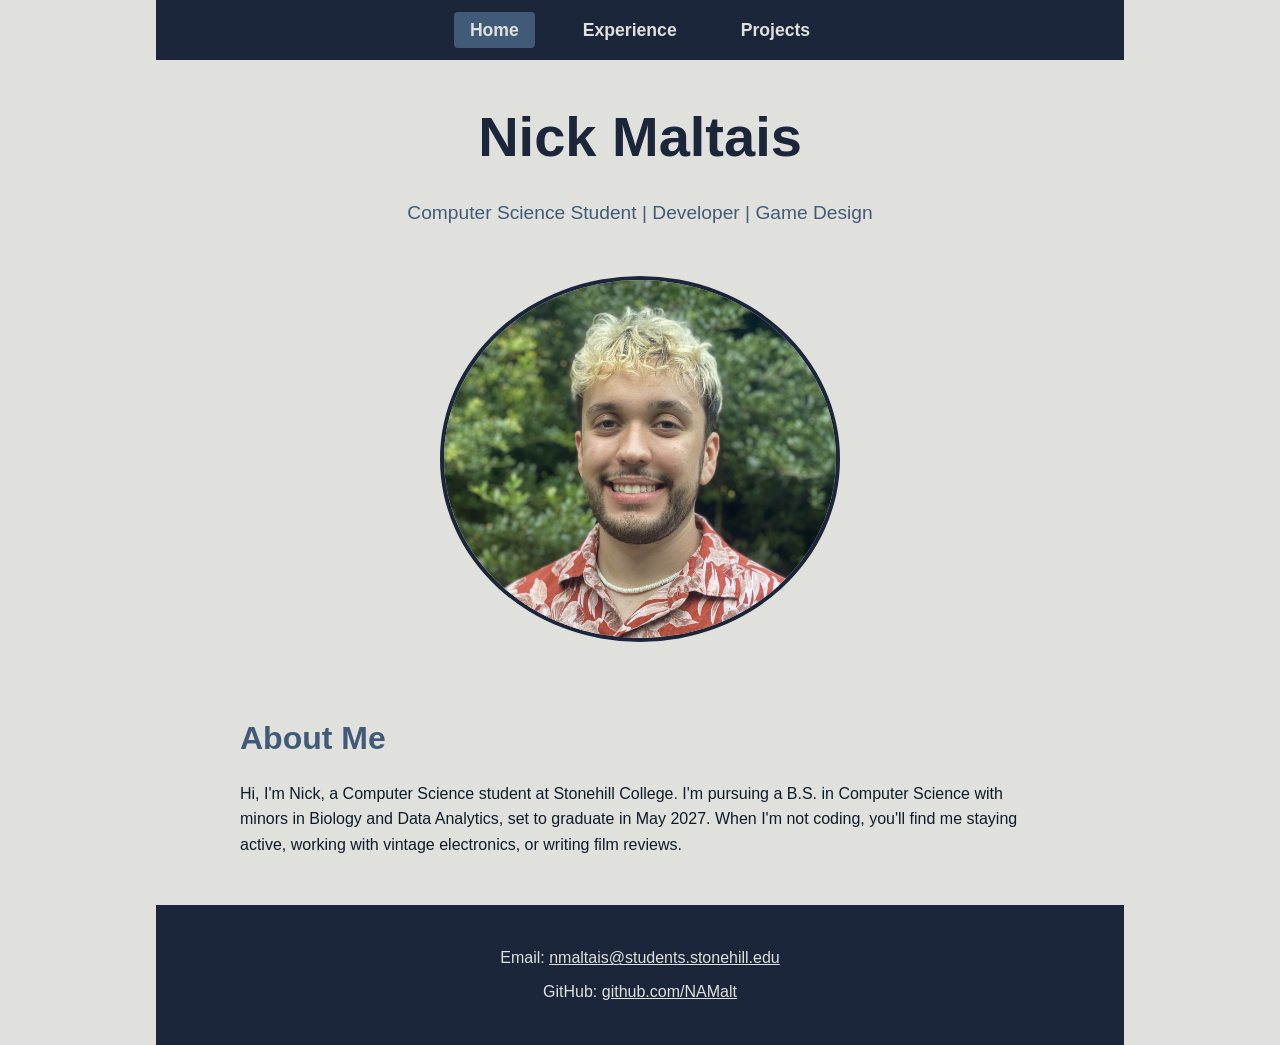
<file: index.html>
<!DOCTYPE html>
<html lang="en">
    <head>
        <meta charset="utf-8" />
        <meta name="description" content="Nick Maltais - Computer Science student at Stonehill College. Learn about my background, projects, and interests." />
        <meta name="viewport" content="width=device-width, initial-scale=1.0" />
        <title>Nick Maltais - Home</title>
        <link href="styles.css" rel="stylesheet" />
    </head>
    <body>
        <div class="wrapper">
            <header>
                <nav>
                    <ul>
                        <li><a href="index.html" class="active">Home</a></li>
                        <li><a href="experience.html">Experience</a></li>
                        <li><a href="projects.html">Projects</a></li>
                    </ul>
                </nav>
            </header>
            
            <main>
                <section class="hero">
                    <h1>Nick Maltais</h1>
                    <p class="tagline">Computer Science Student | Developer | Game Design</p>
                    <img src="images/Profile_0825.jpg" alt="Nick smiling, wearing a very awesome Hawaiian shirt" class="profile-img" />
                </section>

                <section class="about">
                    <h2>About Me</h2>
                    <p>
                        Hi, I'm Nick, a Computer Science student at Stonehill College. I'm pursuing
                        a B.S. in Computer Science with minors in Biology and Data Analytics,
                        set to graduate in May 2027. When I'm not coding, you'll find me staying active, 
                        working with vintage electronics, or writing film reviews.
                    </p>
                </section>

                
            </main>
            
            <footer>
                <p>Email: <a href="mailto:nmaltais@students.stonehill.edu">nmaltais@students.stonehill.edu</a></p>
                <p>GitHub: <a href="https://github.com/NAMalt">github.com/NAMalt</a></p>
            </footer>
        </div>
    </body>
</html>
</file>
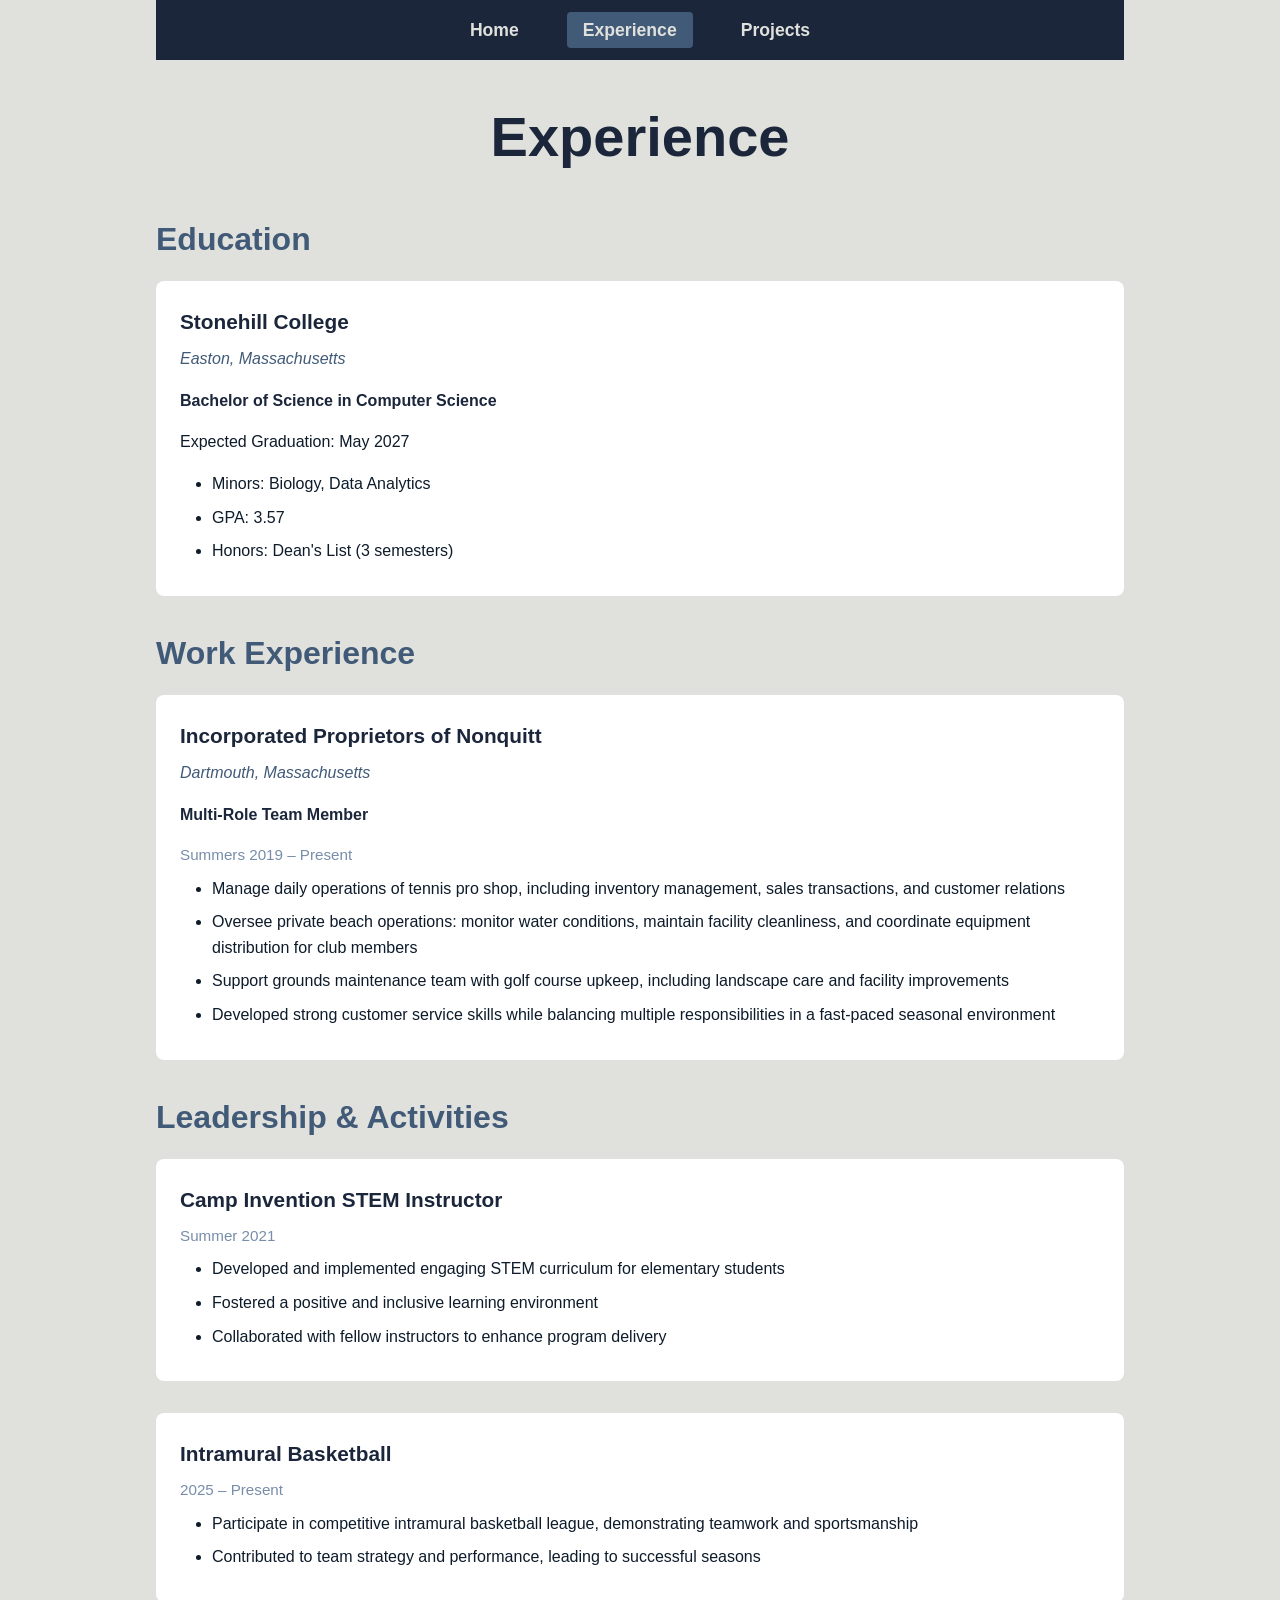
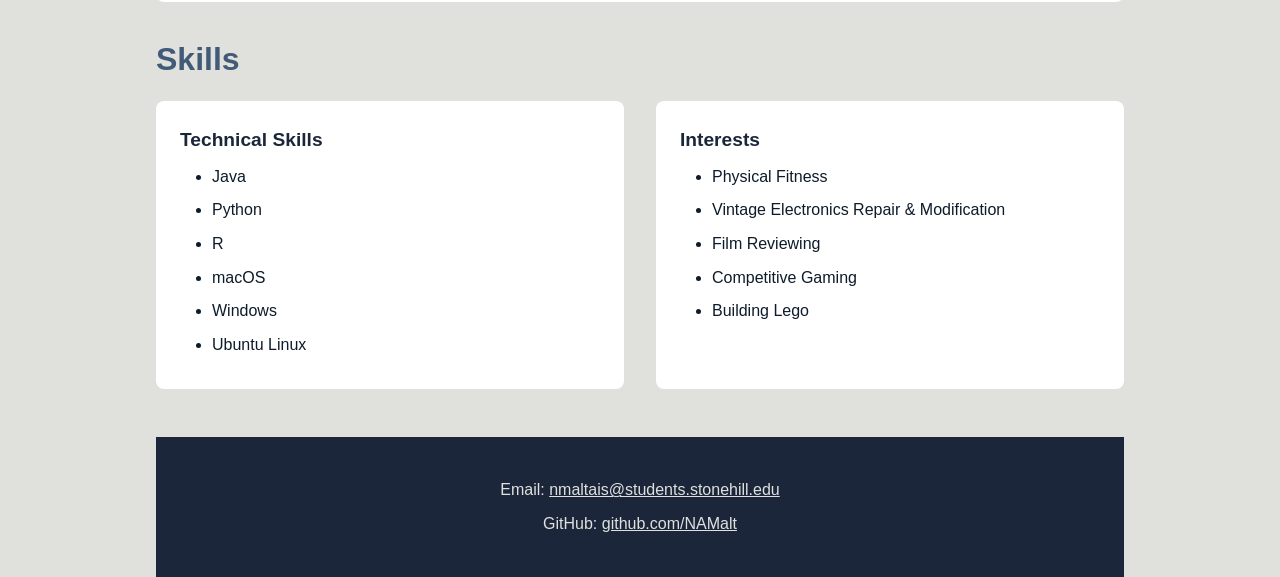
<file: experience.html>
<!DOCTYPE html>
<html lang="en">
    <head>
        <meta charset="utf-8" />
        <meta name="description" content="Nick Maltais - Education, work experience, leadership activities, and technical skills in computer science and software development." />
        <meta name="viewport" content="width=device-width, initial-scale=1.0" />
        <title>Nick Maltais - Experience</title>
        <link href="styles.css" rel="stylesheet" />
    </head>
    <body>
        <div class="wrapper">
            <header>
                <nav>
                    <ul>
                        <li><a href="index.html">Home</a></li>
                        <li><a href="experience.html" class="active">Experience</a></li>
                        <li><a href="projects.html">Projects</a></li>
                    </ul>
                </nav>
            </header>
            
            <main>
                <h1>Experience</h1>
                
                <section class="education">
                    <h2>Education</h2>
                    <div class="experience-item">
                        <h3>Stonehill College</h3>
                        <p class="location">Easton, Massachusetts</p>
                        <p class="degree">Bachelor of Science in Computer Science</p>
                        <p>Expected Graduation: May 2027</p>
                        <ul>
                            <li>Minors: Biology, Data Analytics</li>
                            <li>GPA: 3.57</li>
                            <li>Honors: Dean's List (3 semesters)</li>
                        </ul>
                    </div>
                </section>

                <section class="work">
                    <h2>Work Experience</h2>
                    <div class="experience-item">
                        <h3>Incorporated Proprietors of Nonquitt</h3>
                        <p class="location">Dartmouth, Massachusetts</p>
                        <p class="job-title">Multi-Role Team Member</p>
                        <p class="date">Summers 2019 – Present</p>
                        <ul>
                            <li>Manage daily operations of tennis pro shop, including inventory management, sales transactions, and customer relations</li>
                            <li>Oversee private beach operations: monitor water conditions, maintain facility cleanliness, and coordinate equipment distribution for club members</li>
                            <li>Support grounds maintenance team with golf course upkeep, including landscape care and facility improvements</li>
                            <li>Developed strong customer service skills while balancing multiple responsibilities in a fast-paced seasonal environment</li>
                        </ul>
                    </div>
                </section>
    
                <section class="leadership">
                    <h2>Leadership &amp; Activities</h2>
                    
                    <div class="experience-item">
                        <h3>Camp Invention STEM Instructor</h3>
                        <p class="date">Summer 2021</p>
                        <ul>
                            <li>Developed and implemented engaging STEM curriculum for elementary students</li>
                            <li>Fostered a positive and inclusive learning environment</li>
                            <li>Collaborated with fellow instructors to enhance program delivery</li>
                        </ul>
                    </div>
                    
                    <div class="experience-item">
                        <h3>Intramural Basketball</h3>
                        <p class="date">2025 – Present</p>
                        <ul>
                            <li>Participate in competitive intramural basketball league, demonstrating teamwork and sportsmanship</li>
                            <li>Contributed to team strategy and performance, leading to successful seasons</li>
                        </ul>
                    </div>
                </section>

                <section class="skills">
                    <h2>Skills</h2>
                    <div class="skills-container">
                        <div class="skill-category">
                            <h3>Technical Skills</h3>
                            <p>
                                <ul>
                                    <li>Java</li>
                                    <li>Python</li>
                                    <li>R</li>
                                    <li>macOS</li>
                                    <li>Windows</li>
                                    <li>Ubuntu Linux</li>
                                </ul>
                            </p>
                        </div>
                        <div class="skill-category">
                            <h3>Interests</h3>
                            <p>
                                <ul>
                                    <li>Physical Fitness</li>
                                    <li>Vintage Electronics Repair &amp; Modification</li>
                                    <li>Film Reviewing</li>
                                    <li>Competitive Gaming</li>
                                    <li>Building Lego</li>
                                </ul>
                            </p>
                        </div>
                    </div>
                </section>
            </main>
            
            <footer>
                <p>Email: <a href="mailto:nmaltais@students.stonehill.edu">nmaltais@students.stonehill.edu</a></p> 
                <p>GitHub: <a href="https://github.com/NAMalt">github.com/NAMalt</a></p>
            </footer>
        </div>
    </body>
</html>
</file>
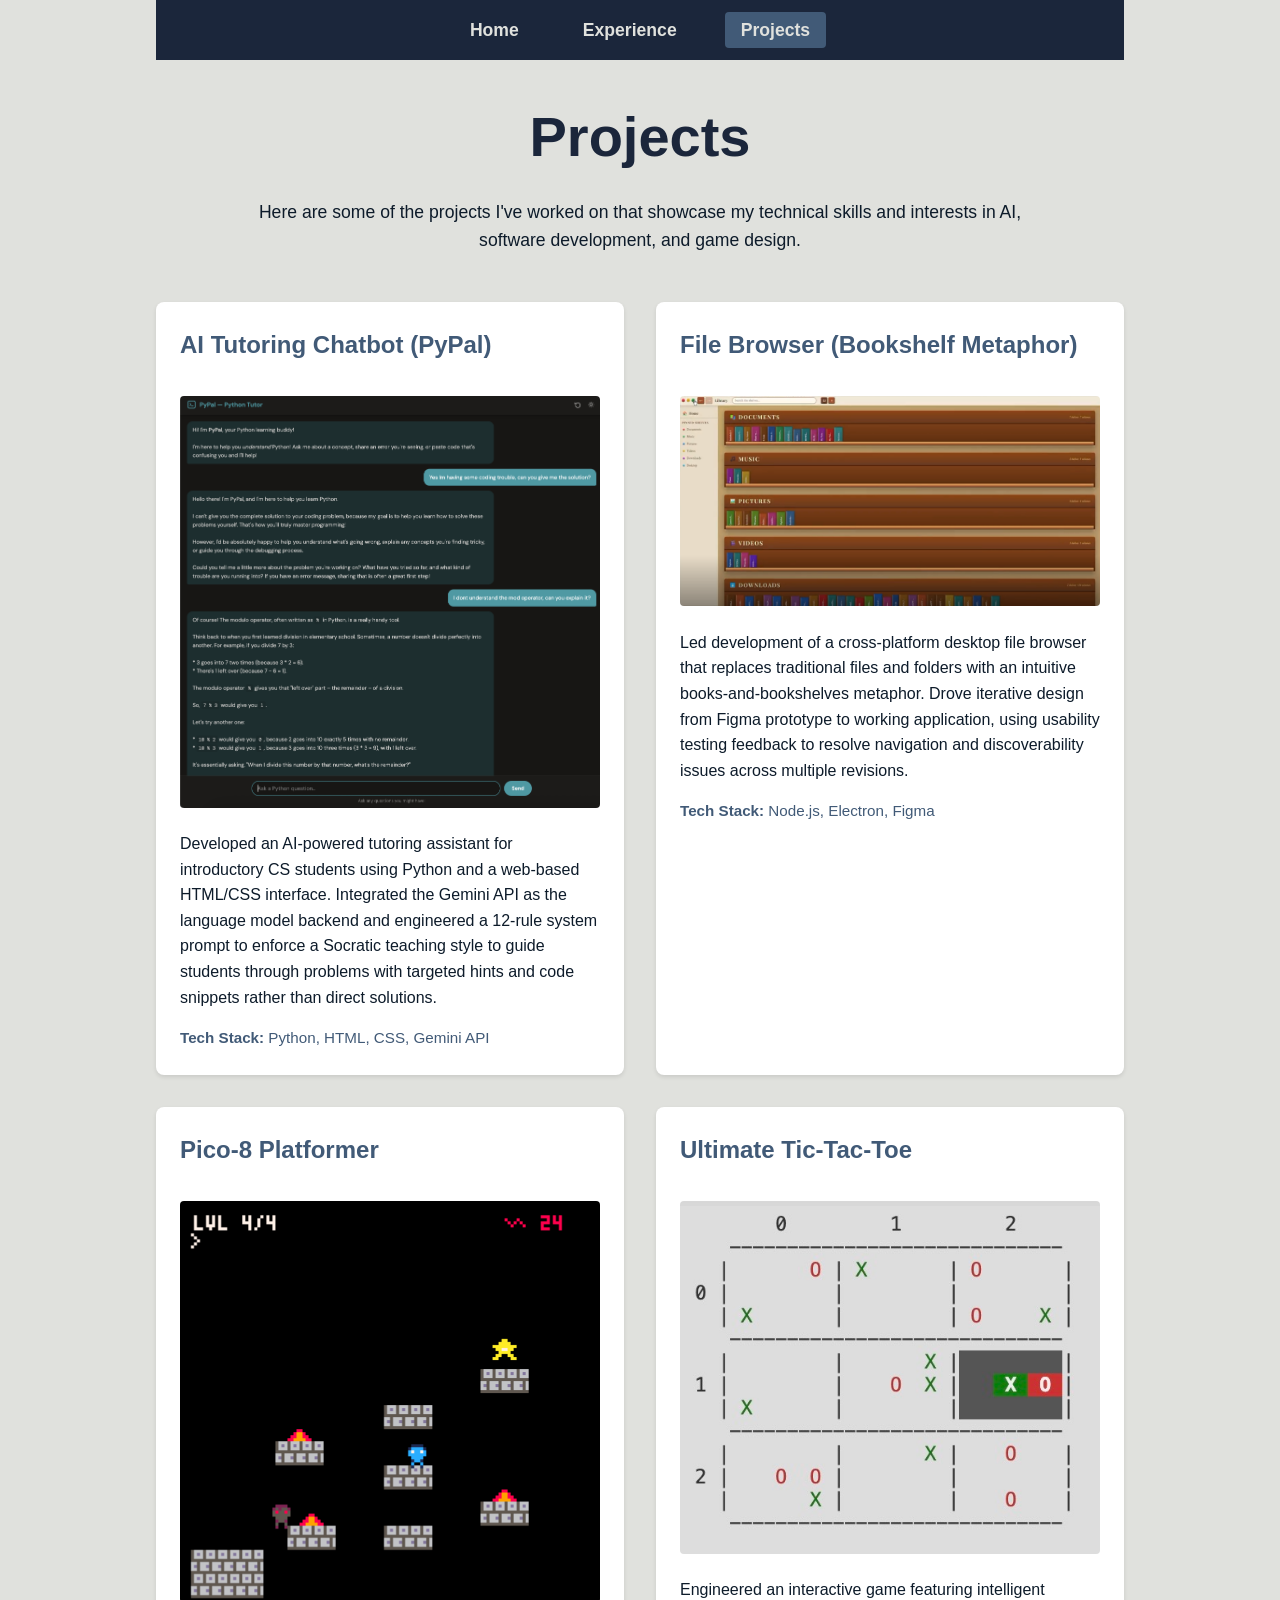
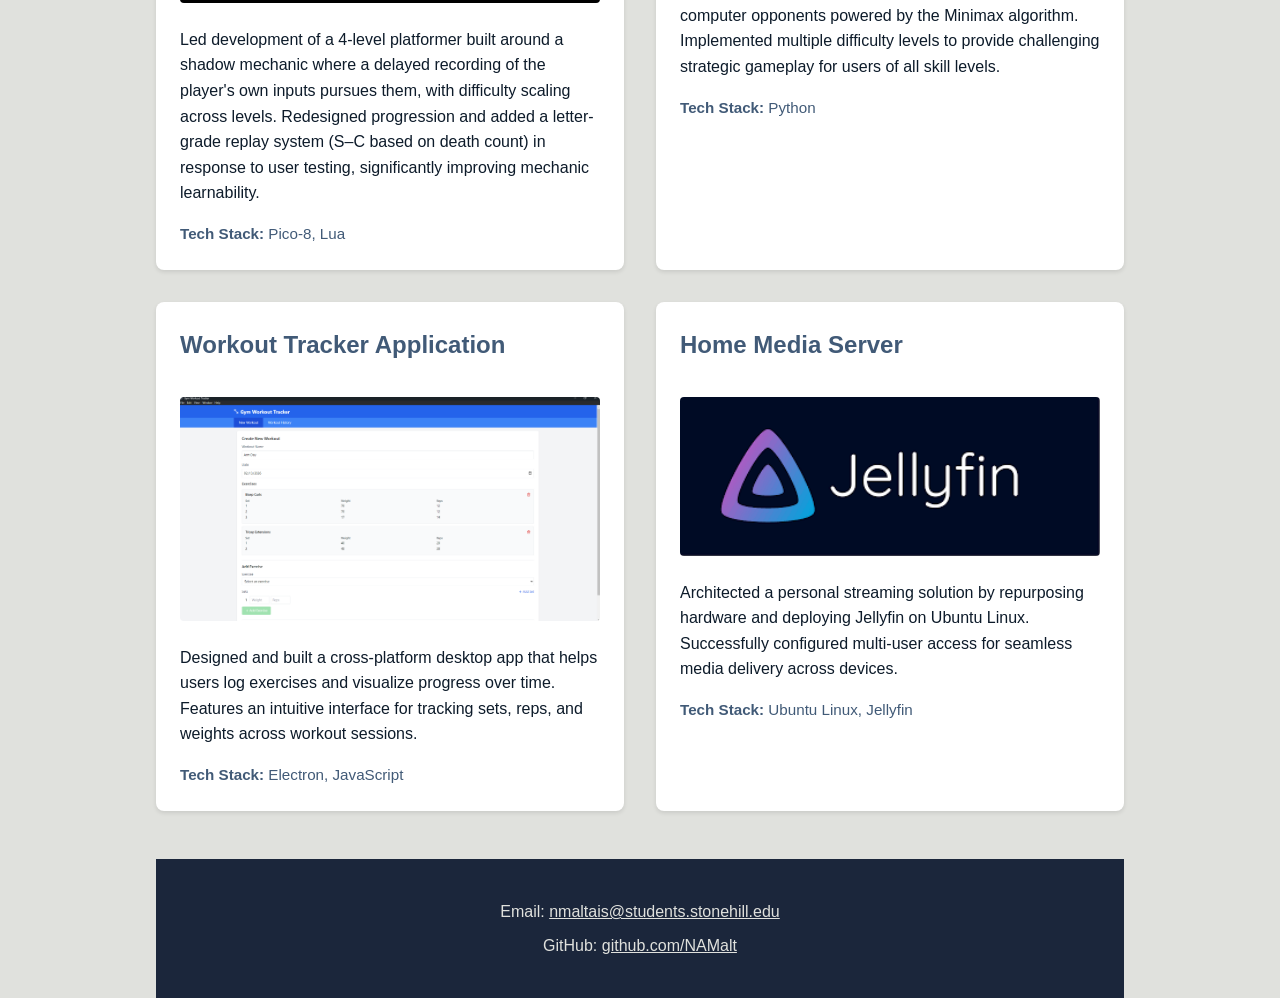
<file: projects.html>
<!DOCTYPE html>
<html lang="en">
    <head>
        <meta charset="utf-8" />
        <meta name="description" content="Nick Maltais - Software development projects including AI chatbots, desktop applications, games, and media servers." />
        <meta name="viewport" content="width=device-width, initial-scale=1.0" />
        <title>Nick Maltais - Projects</title>
        <link href="styles.css" rel="stylesheet" />
    </head>
    <body>
        <div class="wrapper">
            <header>
                <nav>
                    <ul>
                        <li><a href="index.html">Home</a></li>
                        <li><a href="experience.html">Experience</a></li>
                        <li><a href="projects.html" class="active">Projects</a></li>
                    </ul>
                </nav>
            </header>
            
            <main>
                <h1>Projects</h1>
                <p class="intro">
                    Here are some of the projects I've worked on that showcase my technical 
                    skills and interests in AI, software development, and game design.
                </p>

                <div class="projects-grid">

                    <article class="project-card">
                        <h2>AI Tutoring Chatbot (PyPal)</h2>
                        <img src="images/pypal.png" alt="AI Tutoring Chatbot interface showing a conversation between the user and the AI assistant" />
                        <p>
                            Developed an AI-powered tutoring assistant for introductory CS students
                            using Python and a web-based HTML/CSS interface. Integrated the Gemini API
                            as the language model backend and engineered a 12-rule system prompt to
                            enforce a Socratic teaching style to guide students through problems with
                            targeted hints and code snippets rather than direct solutions.
                        </p>
                        <p class="tech-stack"><strong>Tech Stack:</strong> Python, HTML, CSS, Gemini API</p>
                    </article>

                    <article class="project-card">
                        <h2>File Browser (Bookshelf Metaphor)</h2>
                        <img src="images/bookbrowser.png" alt="File browser interface with bookshelf metaphor" />
                        <p>
                            Led development of a cross-platform desktop file browser that replaces
                            traditional files and folders with an intuitive books-and-bookshelves
                            metaphor. Drove iterative design from Figma prototype to working application,
                            using usability testing feedback to resolve navigation and discoverability
                            issues across multiple revisions.
                        </p>
                        <p class="tech-stack"><strong>Tech Stack:</strong> Node.js, Electron, Figma</p>
                    </article>

                    <article class="project-card">
                        <h2>Pico-8 Platformer</h2>
                        <img src="images/shadowchaser.png" alt="Pico-8 platformer game interface showing a character navigating a level with platforms and obstacles" />
                        <p>
                            Led development of a 4-level platformer built around a shadow mechanic
                            where a delayed recording of the player's own inputs pursues them, with
                            difficulty scaling across levels. Redesigned progression and added a
                            letter-grade replay system (S–C based on death count) in response to
                            user testing, significantly improving mechanic learnability.
                        </p>
                        <p class="tech-stack"><strong>Tech Stack:</strong> Pico-8, Lua</p>
                    </article>

                    <article class="project-card">
                        <h2>Ultimate Tic-Tac-Toe</h2>
                        <img src="images/UltimateTTT.jpg" alt="Ultimate Tic-Tac-Toe game interface showing a 3x3 grid of tic-tac-toe boards with X and O markers" />
                        <p>
                            Engineered an interactive game featuring intelligent computer opponents 
                            powered by the Minimax algorithm. Implemented multiple difficulty levels 
                            to provide challenging strategic gameplay for users of all skill levels.
                        </p>
                        <p class="tech-stack"><strong>Tech Stack:</strong> Python</p>
                    </article>

                    <article class="project-card">
                        <h2>Workout Tracker Application</h2>
                        <img src="images/GymWorkoutTracker.png" alt="Workout Tracker desktop application displaying exercise logging interface with sets, reps, and weight tracking fields" />
                        <p>
                            Designed and built a cross-platform desktop app that helps users log 
                            exercises and visualize progress over time. Features an intuitive interface 
                            for tracking sets, reps, and weights across workout sessions.
                        </p>
                        <p class="tech-stack"><strong>Tech Stack:</strong> Electron, JavaScript</p>
                    </article>
              
                    <article class="project-card">
                        <h2>Home Media Server</h2>
                        <img src="images/jellyfin.png" alt="Jellyfin media server logo" />
                        <p>
                            Architected a personal streaming solution by repurposing hardware and 
                            deploying Jellyfin on Ubuntu Linux. Successfully configured multi-user 
                            access for seamless media delivery across devices.
                        </p>
                        <p class="tech-stack"><strong>Tech Stack:</strong> Ubuntu Linux, Jellyfin</p>
                    </article>

                </div>
            </main>
            
            <footer>
                <p>Email: <a href="mailto:nmaltais@students.stonehill.edu">nmaltais@students.stonehill.edu</a></p> 
                <p>GitHub: <a href="https://github.com/NAMalt">github.com/NAMalt</a></p>
            </footer>
        </div>
    </body>
</html>
</file>
<file: styles.css>
/* Colors */
:root {
    --palette-navy: #1b263b;
    --palette-blue: #415a77;
    --palette-black: #0D1B2A;
    --palette-lightblue: #778da9;
    --palette-grey: #e0e1dd;
}

/* CSS Reset */
* {
    box-sizing: border-box;
    margin: 0; /* This makes the banner go all the way to the top of the page */
    padding: 0;
}

html {
    background-color: var(--palette-grey); 
}

/* Text */
body {
    font-family: 'Segoe UI', Tahoma, Geneva, Verdana, sans-serif;
    font-size: 1rem;
    line-height: 1.6; /* Vertical Spacing between lines of text */
    color: var(--palette-black);
}

h1 {
    font-size: 3.5rem;
    color: var(--palette-navy);
    text-align: center;
    margin-bottom: 1rem;
}

h2 {
    font-size: 2rem;
    color: var(--palette-blue);
    margin-top: 2rem;
    margin-bottom: 1rem;
}

h3 {
    font-size: 1.3rem;
    color: var(--palette-navy);
    margin-bottom: 0.5rem;
}

p {
    margin-bottom: 1rem;
}

/* LAYOUT */ 

/* .wrapper: Constrains content to 1000px so it doesn't stretch too
   wide on large screens. margin: 0 auto centers it horizontally with the parent container. */
.wrapper {
    max-width: 1000px; 
    margin: 0 auto;
    padding: 0 1rem; /* Adds horizontal padding on both sides of the wrapper */
}

/* HEADER & NAVIGATION */

header {
    background-color: var(--palette-navy);
    padding: 1rem 0;
    margin-bottom: 2rem;
}

/* nav ul: Flexbox row of nav links, centered with even gaps between them.
   flex-wrap: wrap means they'll stack to a new line on narrow screens. */
nav ul { 
    list-style-type: none; /* Removes default bullet points from the list */
    display: flex; /* Flexbox layout for horizontal alignment of nav links */
    justify-content: center; /* Centers the nav links horizontally within the nav bar */
    gap: 2rem; /* Adds space between each nav link */
    flex-wrap: wrap; /* Allows nav links to wrap to a new line on smaller screens*/
}

/* nav a: Styles each nav link — light text, slightly larger font, bold weight.
   padding gives each link a clickable area; border-radius rounds its hover bg.
   transition animates the background-color change on hover. */
nav a {
    text-decoration: none; /* Removes the default underline from links */
    color: var(--palette-grey); /* Light grey text for nav links*/
    font-size: 1.1rem; 
    font-weight: 600; /* Semi-bold weight to make nav links stand out */
    padding: 0.5rem 1rem; /* Adds vertical and horizontal padding to increase the clickable area of nav links */
    border-radius: 4px; /* Rounds the corners of the background when hovered */
    transition: background-color 0.3s ease; /* Transition for background color on hover */
}

/* Highlights the nav link when hovered, focused (keyboard nav), or
   when it has the .active class (i.e. the current page). */
nav a:hover,
nav a:focus-visible,
nav a.active {
    background-color: var(--palette-blue);
}

/* MAIN CONTENT */

/* main: min-height stops the footer from creeping up on short pages.
   margin-bottom gives breathing room above the footer. */
main {
    min-height: 60vh;
    margin-bottom: 3rem;
}

/* HOME PAGE */

/* .hero: Centers the intro section (profile image, name, tagline) and
   adds space below it before the next section. */
.hero {
    text-align: center;
    margin-bottom: 3rem;
}

/* .tagline: Slightly larger, blue subtitle text that sits below the name. */
.tagline {
    font-size: 1.2rem;
    color: var(--palette-blue);
    margin-bottom: 2rem;
}

/* .profile-img: Fixed 400px wide photo clipped to a circle shape.
   height: auto keeps the natural aspect ratio of the photo, this seems to appear oval on different desktops */
.profile-img {
    width: 400px;
    height: auto;
    border-radius: 50%;
    border: 4px solid var(--palette-navy);
    margin: 1rem 0;
}

/* .about: Narrows the bio text to 800px and centers it*/
.about {
    max-width: 800px;
    margin: 0 auto 3rem;
}

/* EXPERIENCE PAGE */

/* .experience-item: White card with a soft shadow for each job/education entry.
   border-radius rounds the corners; padding gives content internal breathing room. */
.experience-item {
    background-color: white;
    padding: 1.5rem;
    margin-bottom: 2rem;
    border-radius: 8px;
}

/* .location: Italic blue text used to display city of a role. */
.location {
    color: var(--palette-blue);
    font-style: italic;
}

/* .degree / .job-title: Bold, dark text */
.degree, .job-title {
    font-weight: 600;
    color: var(--palette-navy);
}

/* .date: Text used to display dates in experience items */
.date {
    color: var(--palette-lightblue);
    font-size: 0.95rem;
    margin-bottom: 0.5rem;
}

/* Bullet list styling for responsibility/achievement lists inside main content. */
main ul {
    list-style-type: disc;
    margin-left: 2rem;
    margin-top: 0.5rem;
}

main li {
    margin-bottom: 0.5rem;
}

/* Skills Section */

/* .skills-container: Flexbox row of skill category cards.
   flex-wrap: wrap lets them stack vertically on narrow screens. */
.skills-container {
    display: flex;
    gap: 2rem;
    flex-wrap: wrap;
}

/* .skill-category: Each individual skill card.
   flex: 1 makes all cards share available width equally.
   min-width: 250px prevents them from getting too narrow before wrapping. */
.skill-category {
    flex: 1;
    min-width: 250px;
    background-color: white;
    padding: 1.5rem;
    border-radius: 8px;
}

/* Resets top margin on the h3 inside a card so there's no extra gap at the top. */
.skill-category h3 {
    margin-top: 0;
    font-size: 1.2rem;
}

/* Removes the default paragraph bottom margin inside skill cards. */
.skill-category p {
    margin: 0;
    line-height: 1.8;
}

/* PROJECTS */

/* .intro: Centered intro paragraph above the projects grid, capped at 800px. */
.intro {
    text-align: center;
    max-width: 800px;
    margin: 0 auto 3rem;
    font-size: 1.1rem;
}

/* .projects-grid: CSS Grid with two equal columns and a gap between cards. */
.projects-grid {
    display: grid;
    grid-template-columns: repeat(2, 1fr); /* Creates two equal-width columns */
    gap: 2rem;
    margin-top: 2rem;
}

/* .project-card: White card for each project.
   transition enables a smooth lift animation when the card is hovered. */
.project-card {
    background-color: white;
    padding: 1.5rem;
    border-radius: 8px;  /*rgba is Red-Green-Blue-Alpha which is the ocapacity of the color */
    box-shadow: 0 2px 4px rgba(0, 0, 0, 0.1); /* Subtle shadow for a 3D effect (Consider adding this to nav bar?) */
    transition: transform 0.3s ease, box-shadow 0.3s ease; /* Animated both the box and shadow like the nav links */
}

/* On hover: lifts the card up 5px and deepens the shadow to emphasise the lift. */
.project-card:hover {
    transform: translateY(-5px); /* Moves the card up by 5 pixels on hover for a lift effect. */
    box-shadow: 0 4px 8px rgba(0, 0, 0, 0.15); /* Makes the shadow a little darker */
}

/* Resets the top margin on h2 inside a card so it sits flush at the top. */
.project-card h2 {
    margin-top: 0;
    font-size: 1.5rem;
}

/* Project screenshot/thumbnail: fills the full card width, maintains aspect ratio. */
.project-card img {
    width: 100%;
    height: auto;
    border-radius: 4px;
    margin: 1rem 0;
}

/* .tech-stack: Small blue label listing the technologies used in a project. */
.tech-stack {
    color: var(--palette-blue);
    font-size: 0.95rem;
    margin-top: 1rem;
    margin-bottom: 0;
}

/* LINKS */

a {
    color: var(--palette-blue);
}

a:hover, a:focus-visible { /* Highlights links on hover and keyboard focus for better accessibility. */
    color: var(--palette-navy);
}

/* FOOTER */

/* footer: Dark bar at the bottom mirroring the header. Light text on dark bg. */
footer {
    text-align: center;
    background-color: var(--palette-navy);
    color: var(--palette-grey);
    padding: 2rem 1rem;
    margin-top: 3rem;
}

/* Footer links use light grey with underline to stay visible on the dark background. */
footer a {
    color: var(--palette-grey);
    text-decoration: underline;
}

footer a:hover { /*This is so the links still stay white when you hover over them otherwise they would dissapear */
    color: white;
}

footer p {
    margin: 0.5rem 0;
}

/* IPAD */

@media (max-width: 768px) {
    h1 {
        font-size: 2.5rem; 
    }
    
    h2 {
        font-size: 1.5rem;
    }
    
    nav ul {
        gap: 1rem; /* Tighten nav link spacing on smaller screens */
    }
    
    /* .projects-grid: Collapses from 2 columns to 1 so cards don't get too narrow. */
    .projects-grid {
        grid-template-columns: 1fr;
    }
    
    /* .skills-container: Stacks skill cards vertically instead of side-by-side. */
    .skills-container {
        flex-direction: column;
    }
}

/* PHONE */

@media (max-width: 480px) {
    h1 {
        font-size: 2rem;
    }
    
    .tagline {
        font-size: 1rem;
    }
    
    /* nav ul: Stacks nav links into a vertical column on very small screens. */
    nav ul {
        flex-direction: column;
        gap: 0.5rem;
    }
    
    /* .profile-img: On mobile, forces an equal 250x250px square then clips it
       to a perfect circle using object-fit: cover (avoids the oval problem from
       the desktop style where only width was set). */
    .profile-img {
        width: 250px;
        height: 250px;  
        border-radius: 50%;
        border: 4px solid var(--palette-navy);
        margin: 1rem 0;
        object-fit: cover;  
        object-position: center; 
    }
}
</file>
